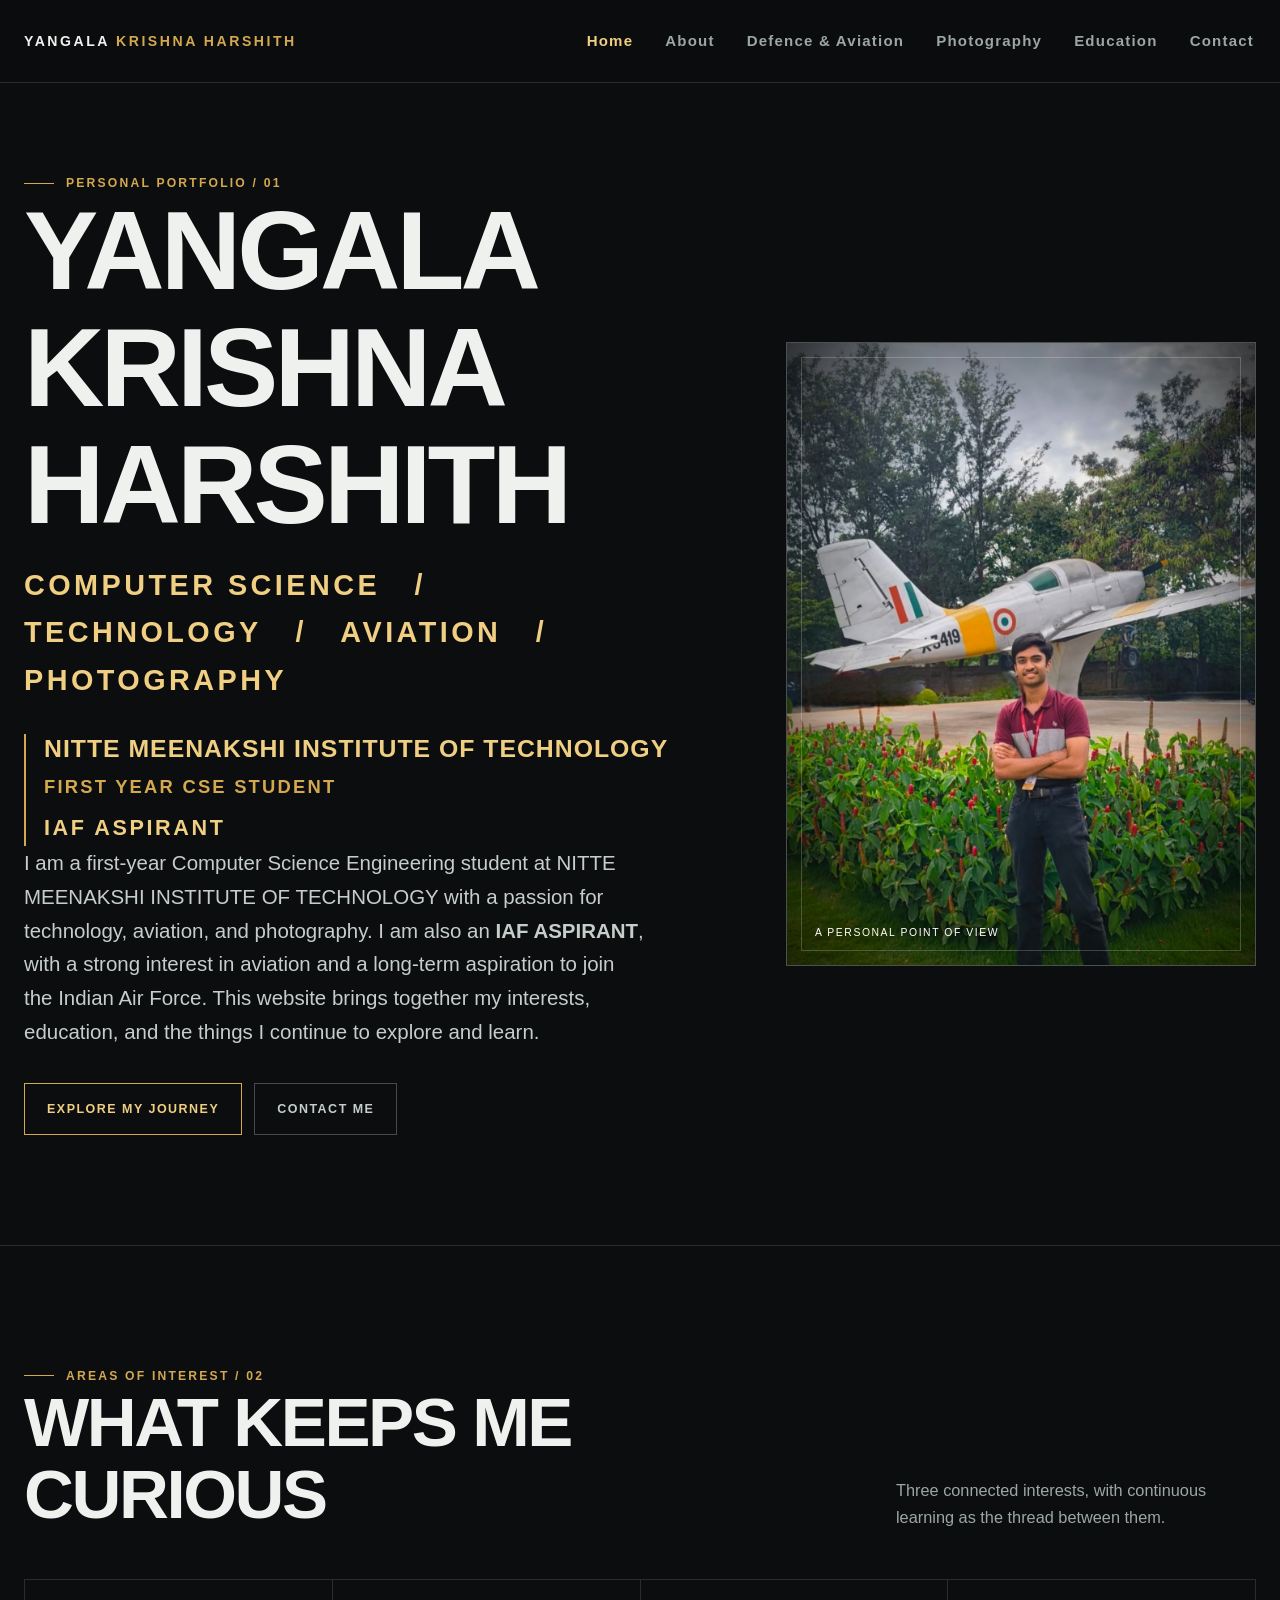
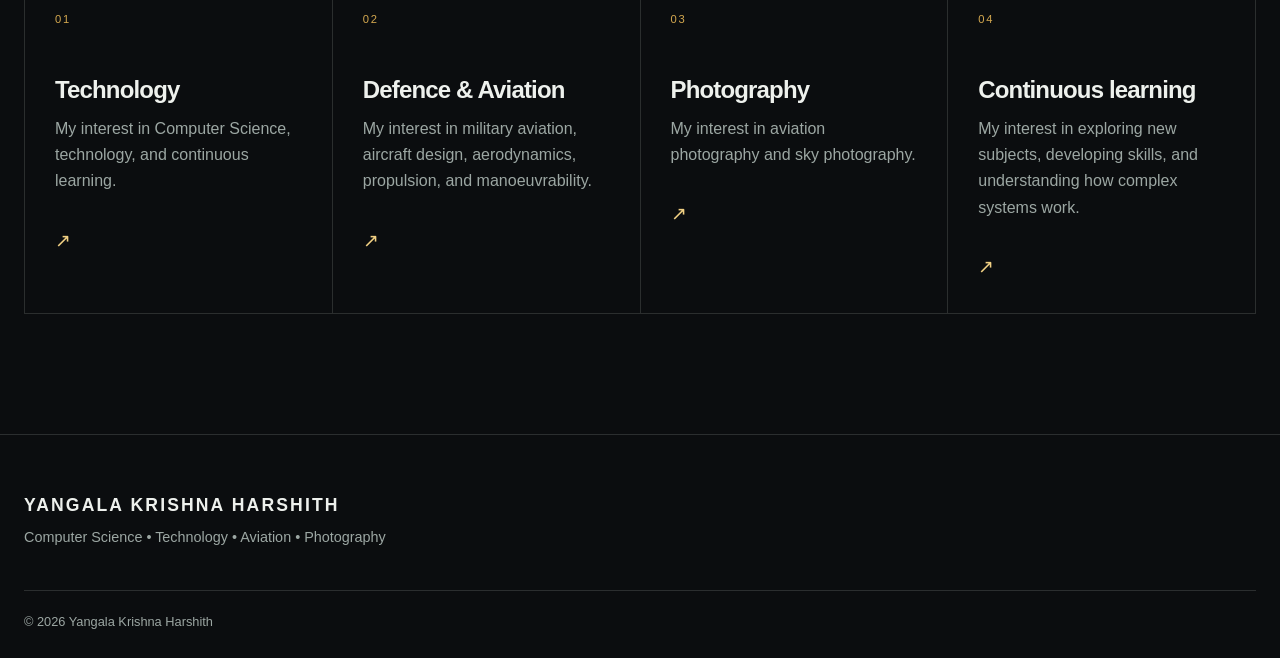
<file: index.html>
<!doctype html>
<html lang="en">
<head>
  <meta charset="utf-8">
  <meta name="viewport" content="width=device-width, initial-scale=1">
  <meta name="description" content="The personal portfolio of Yangala Krishna Harshith, a Computer Science engineering student interested in technology, aviation, and photography.">
  <title>Yangala Krishna Harshith | Personal Portfolio</title>
  <link rel="stylesheet" href="css/style.css">
  <script src="js/script.js" defer></script>
</head>
<body>
  <header class="site-header"><div class="nav-wrap">
    <a class="brand" href="index.html">YANGALA <span>KRISHNA HARSHITH</span></a>
    <button class="nav-toggle" aria-label="Open navigation" aria-expanded="false"><i></i></button>
    <nav class="nav-links" aria-label="Primary navigation">
      <a href="index.html" aria-current="page">Home</a><a href="about.html">About</a><a href="defence.html">Defence &amp; Aviation</a><a href="photography.html">Photography</a><a href="education.html">Education</a><a href="contact.html">Contact</a>
    </nav>
  </div></header>
  <main>
    <section class="container hero">
      <div class="hero-copy"><span class="eyebrow">Personal portfolio / 01</span><h1>Yangala Krishna Harshith</h1><p class="hero-title">Computer Science &nbsp; / &nbsp; Technology &nbsp; / &nbsp; Aviation &nbsp; / &nbsp; Photography</p><div class="identity-block"><strong>NITTE MEENAKSHI INSTITUTE OF TECHNOLOGY</strong><span>FIRST YEAR CSE STUDENT</span><span class="identity-emphasis">IAF ASPIRANT</span></div><p class="lead">I am a first-year Computer Science Engineering student at NITTE MEENAKSHI INSTITUTE OF TECHNOLOGY with a passion for technology, aviation, and photography. I am also an <strong>IAF ASPIRANT</strong>, with a strong interest in aviation and a long-term aspiration to join the Indian Air Force. This website brings together my interests, education, and the things I continue to explore and learn.</p><div class="hero-actions"><a class="button" href="about.html">Explore my journey</a><a class="button secondary" href="contact.html">Contact me</a></div></div>
      <div class="image-frame"><img src="images/profile/prof.jpg" alt="My photograph"><span class="image-note">A personal point of view</span></div>
    </section>
    <section class="section" id="interests"><div class="container"><div class="section-heading reveal"><div><span class="eyebrow">Areas of interest / 02</span><h2>What keeps me curious</h2></div><p>Three connected interests, with continuous learning as the thread between them.</p></div>
      <div class="interest-grid reveal"><a class="interest-card" href="about.html"><span class="card-number">01</span><h3>Technology</h3><p>My interest in Computer Science, technology, and continuous learning.</p><span class="arrow">↗</span></a><a class="interest-card" href="defence.html"><span class="card-number">02</span><h3>Defence &amp; Aviation</h3><p>My interest in military aviation, aircraft design, aerodynamics, propulsion, and manoeuvrability.</p><span class="arrow">↗</span></a><a class="interest-card" href="photography.html"><span class="card-number">03</span><h3>Photography</h3><p>My interest in aviation photography and sky photography.</p><span class="arrow">↗</span></a><a class="interest-card" href="education.html"><span class="card-number">04</span><h3>Continuous learning</h3><p>My interest in exploring new subjects, developing skills, and understanding how complex systems work.</p><span class="arrow">↗</span></a></div>
    </div></section>
  </main>
  <footer class="site-footer"><div class="container"><div class="footer-main"><div><div class="footer-title">YANGALA KRISHNA HARSHITH</div><div class="footer-copy">Computer Science • Technology • Aviation • Photography</div></div></div><div class="footer-bottom"><span>© 2026 Yangala Krishna Harshith</span></div></div></footer>
</body>
</html>
</file>
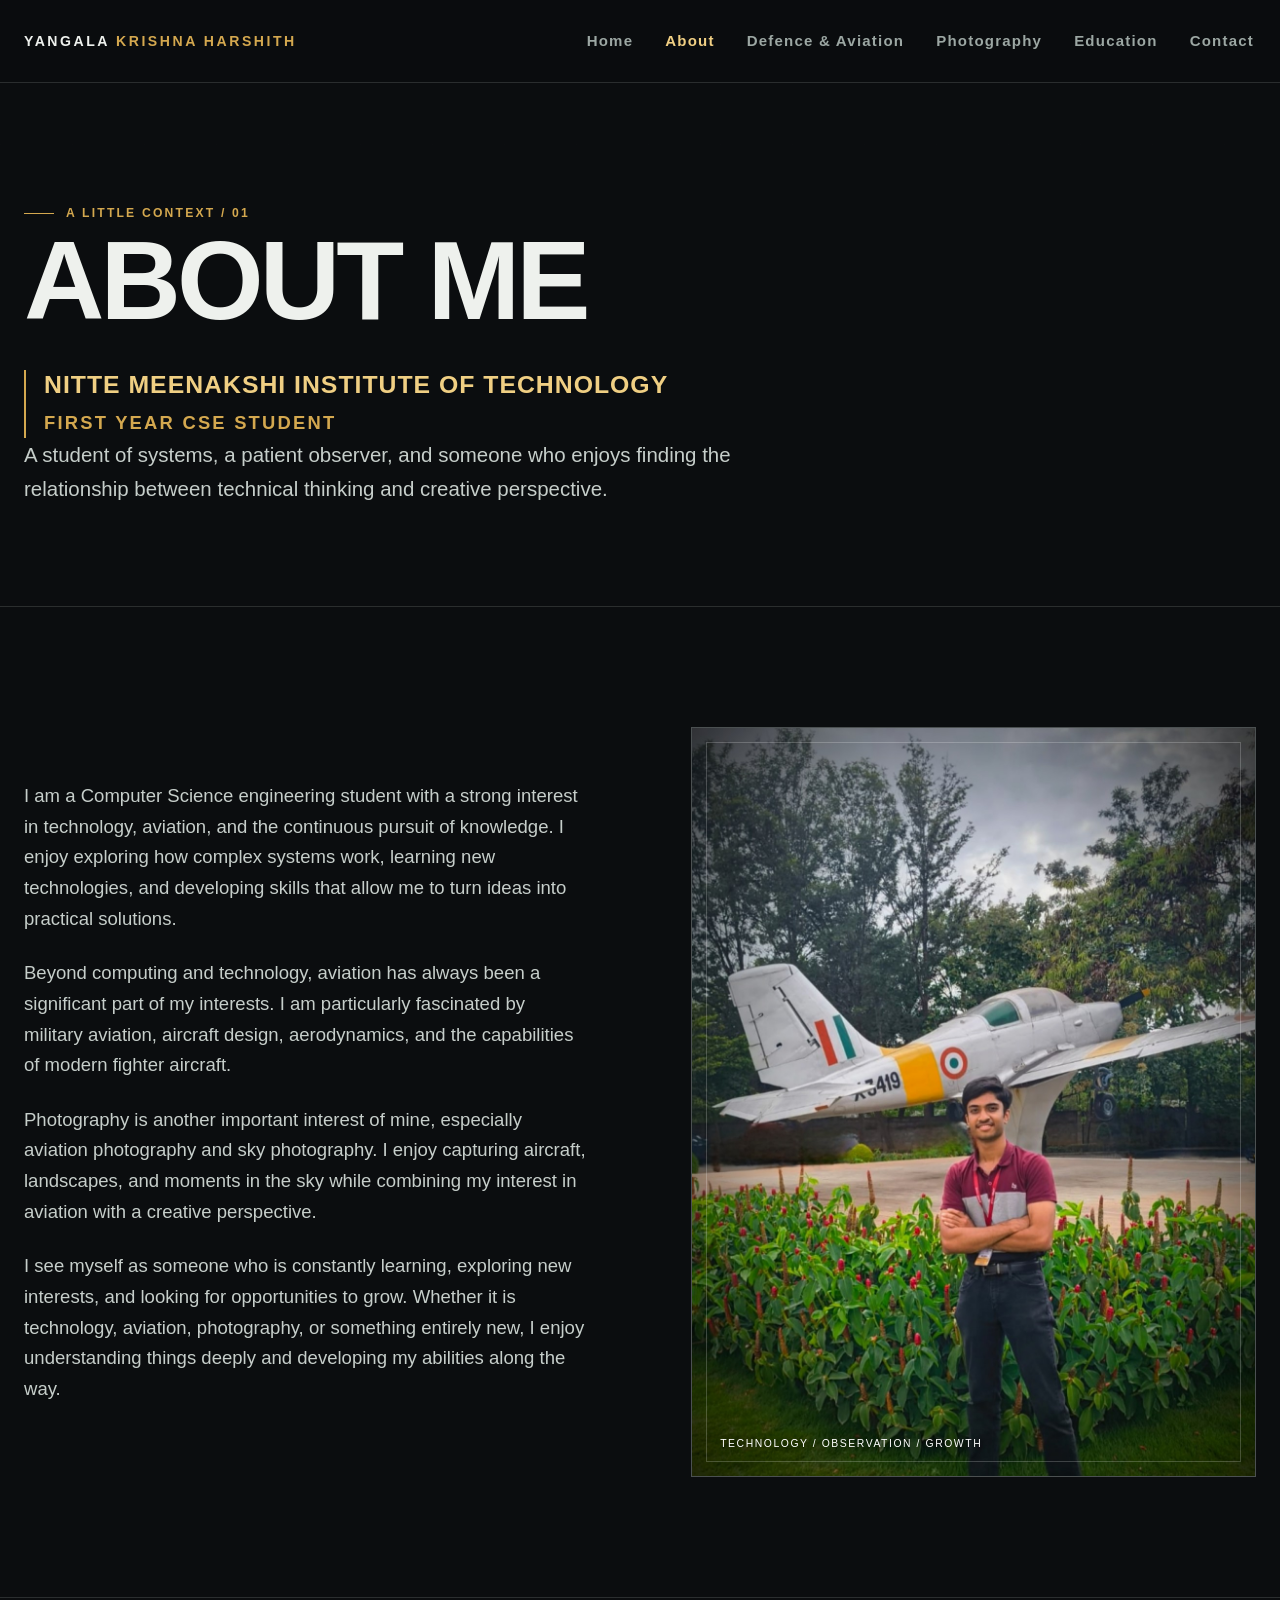
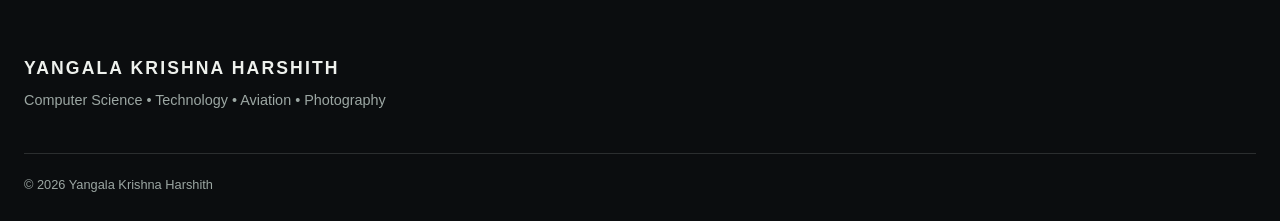
<file: about.html>
<!doctype html>
<html lang="en"><head><meta charset="utf-8"><meta name="viewport" content="width=device-width, initial-scale=1"><meta name="description" content="Learn about Yangala Krishna Harshith's interests in Computer Science, aviation, and photography."><title>Yangala Krishna Harshith | About</title><link rel="stylesheet" href="css/style.css"><script src="js/script.js" defer></script></head>
<body><header class="site-header"><div class="nav-wrap"><a class="brand" href="index.html">YANGALA <span>KRISHNA HARSHITH</span></a><button class="nav-toggle" aria-label="Open navigation" aria-expanded="false"><i></i></button><nav class="nav-links" aria-label="Primary navigation"><a href="index.html">Home</a><a href="about.html" aria-current="page">About</a><a href="defence.html">Defence &amp; Aviation</a><a href="photography.html">Photography</a><a href="education.html">Education</a><a href="contact.html">Contact</a></nav></div></header>
<main><section class="container page-intro"><span class="eyebrow">A little context / 01</span><h1>About me</h1><div class="identity-block"><strong>NITTE MEENAKSHI INSTITUTE OF TECHNOLOGY</strong><span>FIRST YEAR CSE STUDENT</span></div><p class="lead">A student of systems, a patient observer, and someone who enjoys finding the relationship between technical thinking and creative perspective.</p></section><section class="section"><div class="container split"><div class="prose reveal"><p>I am a Computer Science engineering student with a strong interest in technology, aviation, and the continuous pursuit of knowledge. I enjoy exploring how complex systems work, learning new technologies, and developing skills that allow me to turn ideas into practical solutions.</p><p>Beyond computing and technology, aviation has always been a significant part of my interests. I am particularly fascinated by military aviation, aircraft design, aerodynamics, and the capabilities of modern fighter aircraft.</p><p>Photography is another important interest of mine, especially aviation photography and sky photography. I enjoy capturing aircraft, landscapes, and moments in the sky while combining my interest in aviation with a creative perspective.</p><p>I see myself as someone who is constantly learning, exploring new interests, and looking for opportunities to grow. Whether it is technology, aviation, photography, or something entirely new, I enjoy understanding things deeply and developing my abilities along the way.</p></div><div class="image-frame reveal"><img src="images/profile/prof.jpg" alt="My photograph"><span class="image-note">Technology / observation / growth</span></div></div></section></main>
<footer class="site-footer"><div class="container"><div class="footer-main"><div><div class="footer-title">YANGALA KRISHNA HARSHITH</div><div class="footer-copy">Computer Science • Technology • Aviation • Photography</div></div></div><div class="footer-bottom"><span>© 2026 Yangala Krishna Harshith</span></div></div></footer></body></html>
</file>
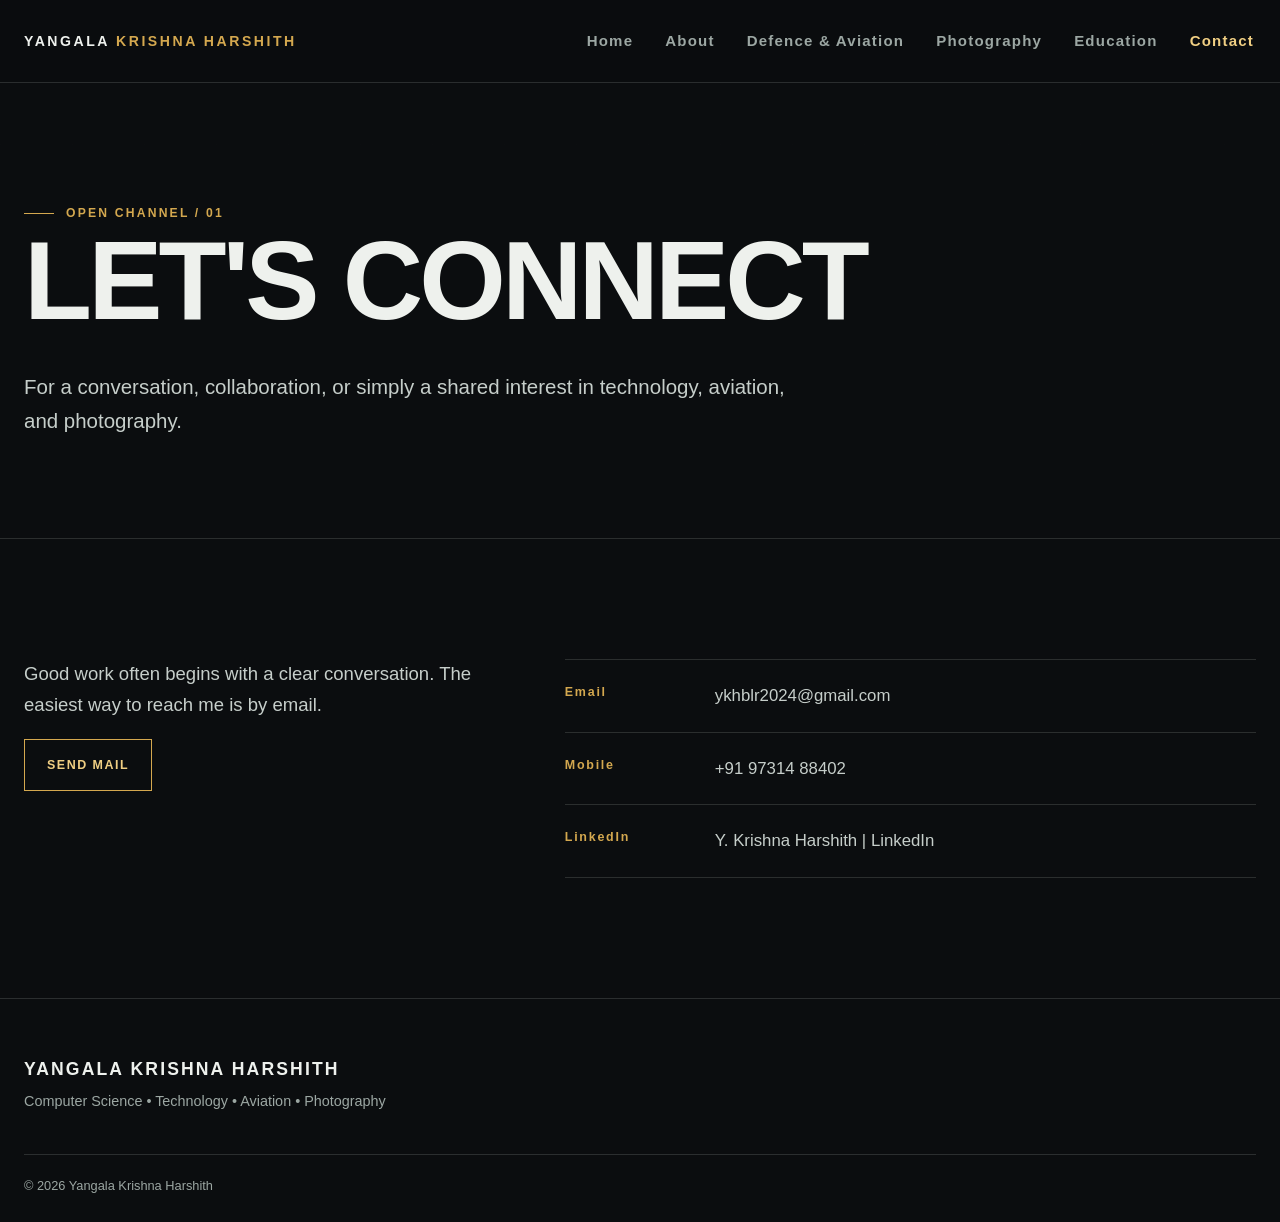
<file: contact.html>
<!doctype html>
<html lang="en"><head><meta charset="utf-8"><meta name="viewport" content="width=device-width, initial-scale=1"><meta name="description" content="Contact Yangala Krishna Harshith by email, phone, or LinkedIn."><title>Yangala Krishna Harshith | Contact</title><link rel="stylesheet" href="css/style.css"><script src="js/script.js" defer></script></head>
<body><header class="site-header"><div class="nav-wrap"><a class="brand" href="index.html">YANGALA <span>KRISHNA HARSHITH</span></a><button class="nav-toggle" aria-label="Open navigation" aria-expanded="false"><i></i></button><nav class="nav-links" aria-label="Primary navigation"><a href="index.html">Home</a><a href="about.html">About</a><a href="defence.html">Defence &amp; Aviation</a><a href="photography.html">Photography</a><a href="education.html">Education</a><a href="contact.html" aria-current="page">Contact</a></nav></div></header>
<main><section class="container page-intro"><span class="eyebrow">Open channel / 01</span><h1>Let's connect</h1><p class="lead">For a conversation, collaboration, or simply a shared interest in technology, aviation, and photography.</p></section><section class="section"><div class="container contact-grid"><div class="prose reveal"><p>Good work often begins with a clear conversation. The easiest way to reach me is by email.</p><a class="button" href="https://mail.google.com/mail/?view=cm&amp;fs=1&amp;to=ykhblr2024@gmail.com" target="_blank" rel="noopener noreferrer">SEND MAIL</a></div><div class="contact-list reveal"><div class="contact-item"><strong>Email</strong><a href="https://mail.google.com/mail/?view=cm&amp;fs=1&amp;to=ykhblr2024@gmail.com" target="_blank" rel="noopener noreferrer">ykhblr2024@gmail.com</a></div><div class="contact-item"><strong>Mobile</strong><a href="tel:+919731488402">+91 97314 88402</a></div><div class="contact-item"><strong>LinkedIn</strong><a href="https://www.linkedin.com/in/y-krishna-harshith-305368429/" target="_blank" rel="noopener noreferrer">Y. Krishna Harshith | LinkedIn</a></div></div></div></section></main>
<footer class="site-footer"><div class="container"><div class="footer-main"><div><div class="footer-title">YANGALA KRISHNA HARSHITH</div><div class="footer-copy">Computer Science • Technology • Aviation • Photography</div></div></div><div class="footer-bottom"><span>© 2026 Yangala Krishna Harshith</span></div></div></footer></body></html>
</file>
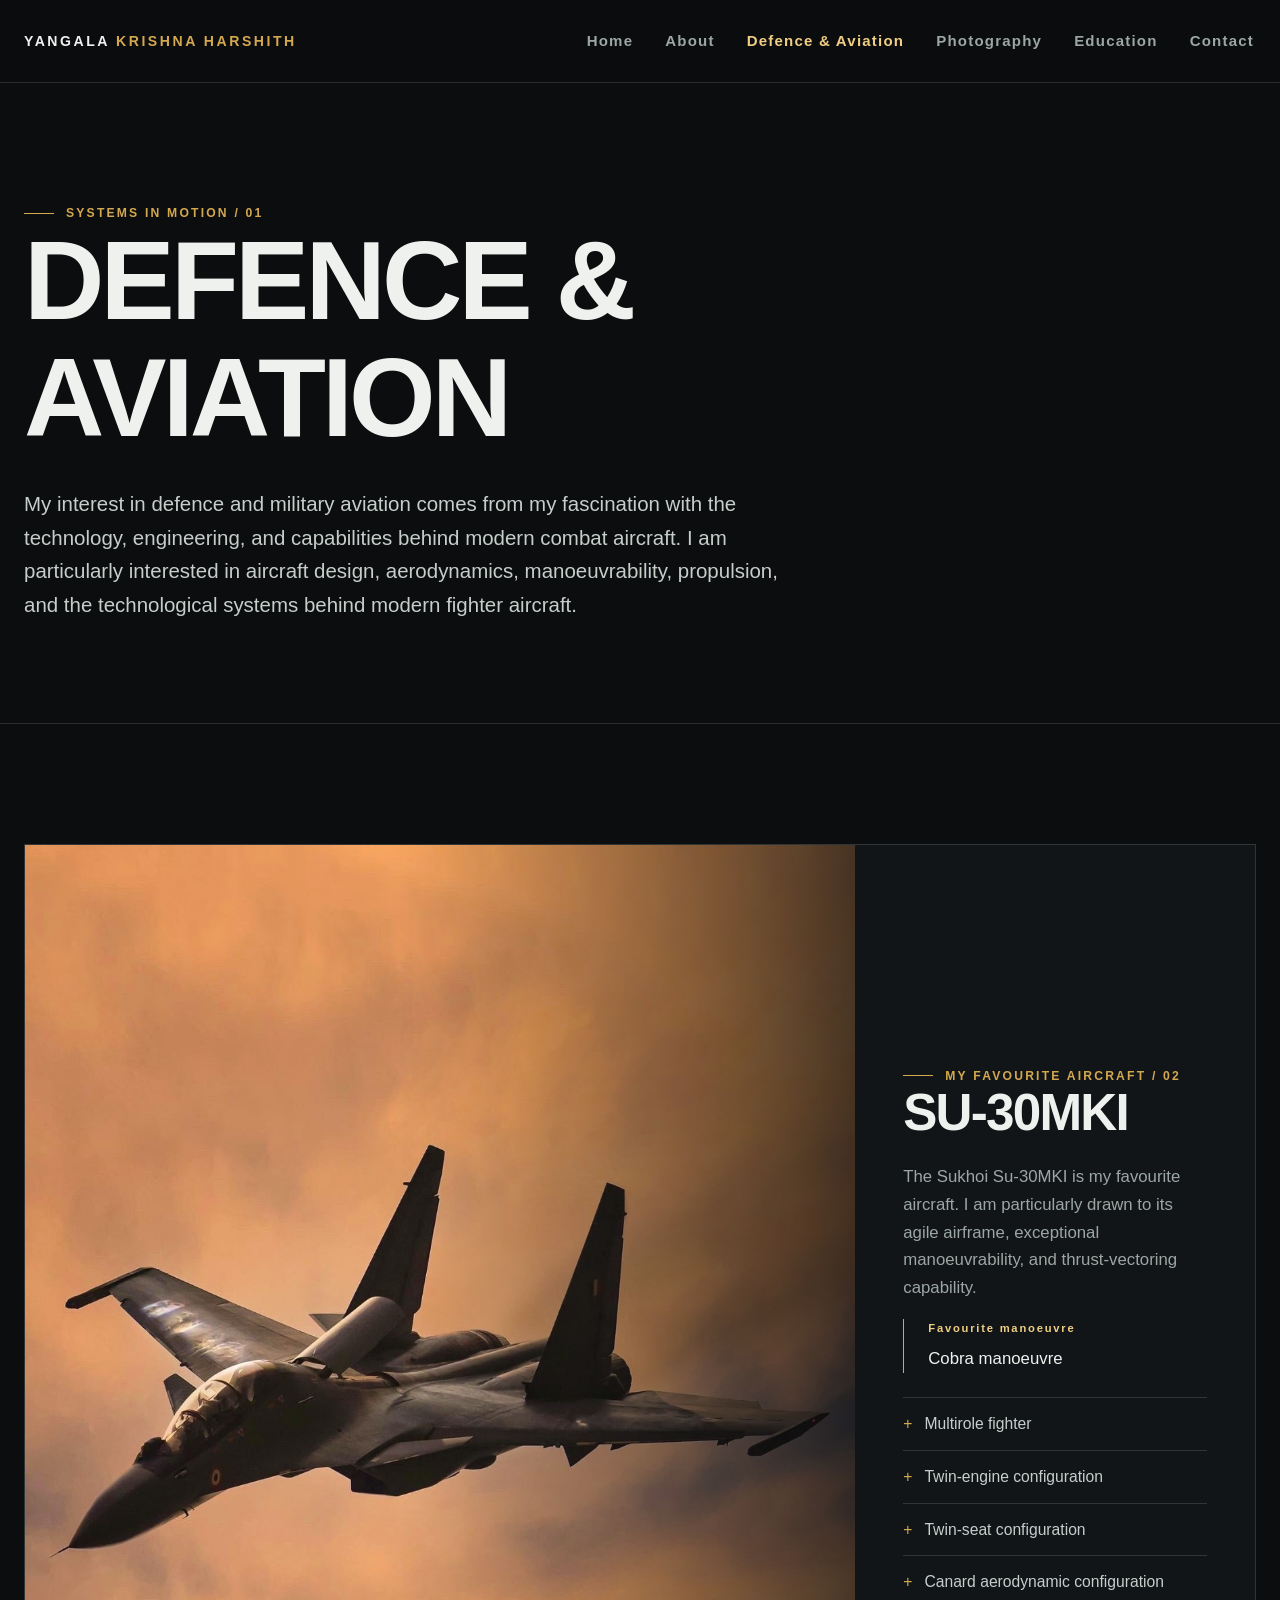
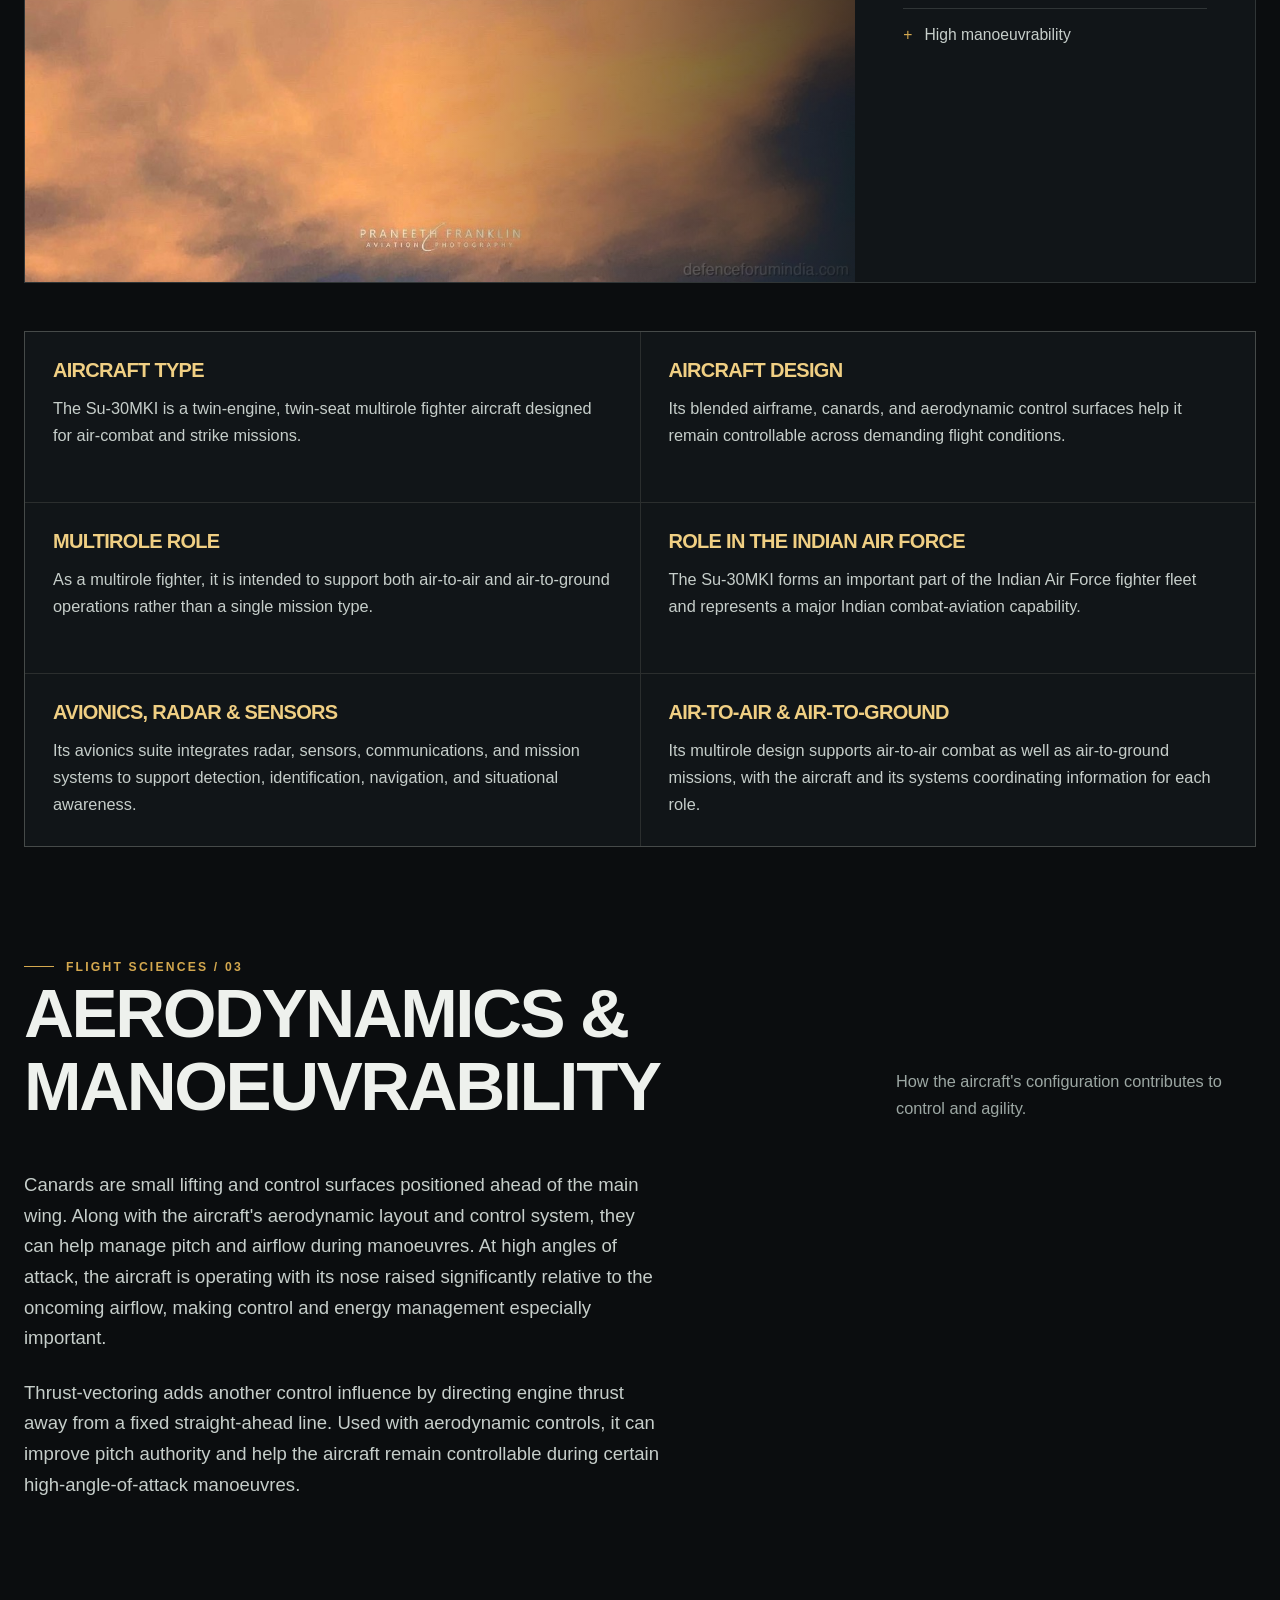
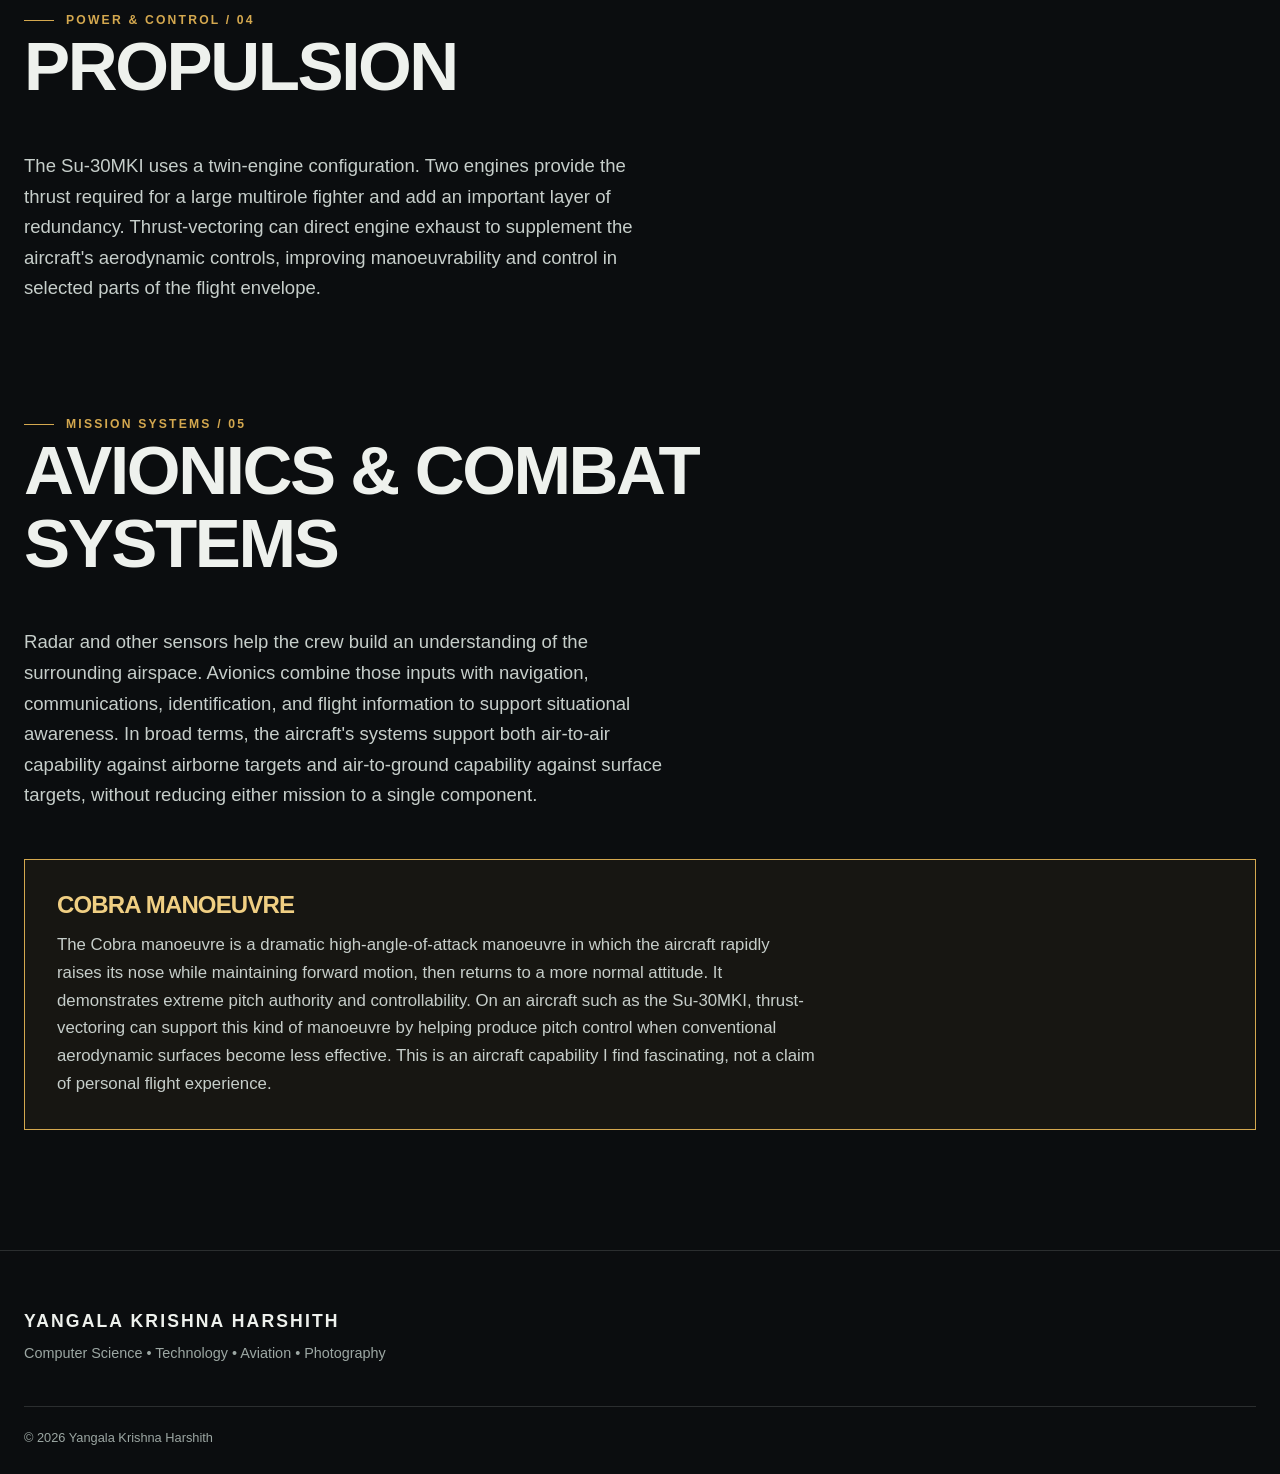
<file: defence.html>
<!doctype html>
<html lang="en"><head><meta charset="utf-8"><meta name="viewport" content="width=device-width, initial-scale=1"><meta name="description" content="Yangala Krishna Harshith's personal interest in defence, military aviation, aircraft design, and aerodynamics."><title>Yangala Krishna Harshith | Defence &amp; Aviation</title><link rel="stylesheet" href="css/style.css"><script src="js/script.js" defer></script></head>
<body><header class="site-header"><div class="nav-wrap"><a class="brand" href="index.html">YANGALA <span>KRISHNA HARSHITH</span></a><button class="nav-toggle" aria-label="Open navigation" aria-expanded="false"><i></i></button><nav class="nav-links" aria-label="Primary navigation"><a href="index.html">Home</a><a href="about.html">About</a><a href="defence.html" aria-current="page">Defence &amp; Aviation</a><a href="photography.html">Photography</a><a href="education.html">Education</a><a href="contact.html">Contact</a></nav></div></header>
<main><section class="container page-intro"><span class="eyebrow">Systems in motion / 01</span><h1>Defence &amp; aviation</h1><p class="lead">My interest in defence and military aviation comes from my fascination with the technology, engineering, and capabilities behind modern combat aircraft. I am particularly interested in aircraft design, aerodynamics, manoeuvrability, propulsion, and the technological systems behind modern fighter aircraft.</p></section><section class="section"><div class="container"><div class="aircraft-feature reveal"><div class="aircraft-visual"><img src="images/aircraft/su.jpg" alt="Sukhoi Su-30MKI"></div><div class="aircraft-copy"><span class="eyebrow">My favourite aircraft / 02</span><h2>Su-30MKI</h2><p class="muted">The Sukhoi Su-30MKI is my favourite aircraft. I am particularly drawn to its agile airframe, exceptional manoeuvrability, and thrust-vectoring capability.</p><div class="side-rule"><strong>Favourite manoeuvre</strong><span>Cobra manoeuvre</span></div><ul class="spec-list"><li>Multirole fighter</li><li>Twin-engine configuration</li><li>Twin-seat configuration</li><li>Canard aerodynamic configuration</li><li>High manoeuvrability</li></ul></div></div><div class="aircraft-profile reveal"><article class="aircraft-detail"><h3>Aircraft type</h3><p>The Su-30MKI is a twin-engine, twin-seat multirole fighter aircraft designed for air-combat and strike missions.</p></article><article class="aircraft-detail"><h3>Aircraft design</h3><p>Its blended airframe, canards, and aerodynamic control surfaces help it remain controllable across demanding flight conditions.</p></article><article class="aircraft-detail"><h3>Multirole role</h3><p>As a multirole fighter, it is intended to support both air-to-air and air-to-ground operations rather than a single mission type.</p></article><article class="aircraft-detail"><h3>Role in the Indian Air Force</h3><p>The Su-30MKI forms an important part of the Indian Air Force fighter fleet and represents a major Indian combat-aviation capability.</p></article><article class="aircraft-detail"><h3>Avionics, radar &amp; sensors</h3><p>Its avionics suite integrates radar, sensors, communications, and mission systems to support detection, identification, navigation, and situational awareness.</p></article><article class="aircraft-detail"><h3>Air-to-air &amp; air-to-ground</h3><p>Its multirole design supports air-to-air combat as well as air-to-ground missions, with the aircraft and its systems coordinating information for each role.</p></article></div><div class="section-heading reveal" style="margin-top: 110px"><div><span class="eyebrow">Flight sciences / 03</span><h2>Aerodynamics &amp; manoeuvrability</h2></div><p>How the aircraft's configuration contributes to control and agility.</p></div><div class="prose reveal"><p>Canards are small lifting and control surfaces positioned ahead of the main wing. Along with the aircraft's aerodynamic layout and control system, they can help manage pitch and airflow during manoeuvres. At high angles of attack, the aircraft is operating with its nose raised significantly relative to the oncoming airflow, making control and energy management especially important.</p><p>Thrust-vectoring adds another control influence by directing engine thrust away from a fixed straight-ahead line. Used with aerodynamic controls, it can improve pitch authority and help the aircraft remain controllable during certain high-angle-of-attack manoeuvres.</p></div><div class="section-heading reveal" style="margin-top: 110px"><div><span class="eyebrow">Power &amp; control / 04</span><h2>Propulsion</h2></div></div><div class="prose reveal"><p>The Su-30MKI uses a twin-engine configuration. Two engines provide the thrust required for a large multirole fighter and add an important layer of redundancy. Thrust-vectoring can direct engine exhaust to supplement the aircraft's aerodynamic controls, improving manoeuvrability and control in selected parts of the flight envelope.</p></div><div class="section-heading reveal" style="margin-top: 110px"><div><span class="eyebrow">Mission systems / 05</span><h2>Avionics &amp; combat systems</h2></div></div><div class="prose reveal"><p>Radar and other sensors help the crew build an understanding of the surrounding airspace. Avionics combine those inputs with navigation, communications, identification, and flight information to support situational awareness. In broad terms, the aircraft's systems support both air-to-air capability against airborne targets and air-to-ground capability against surface targets, without reducing either mission to a single component.</p></div><div class="manoeuvre-note reveal"><h3>Cobra manoeuvre</h3><p>The Cobra manoeuvre is a dramatic high-angle-of-attack manoeuvre in which the aircraft rapidly raises its nose while maintaining forward motion, then returns to a more normal attitude. It demonstrates extreme pitch authority and controllability. On an aircraft such as the Su-30MKI, thrust-vectoring can support this kind of manoeuvre by helping produce pitch control when conventional aerodynamic surfaces become less effective. This is an aircraft capability I find fascinating, not a claim of personal flight experience.</p></div></div></section></main>
<footer class="site-footer"><div class="container"><div class="footer-main"><div><div class="footer-title">YANGALA KRISHNA HARSHITH</div><div class="footer-copy">Computer Science • Technology • Aviation • Photography</div></div></div><div class="footer-bottom"><span>© 2026 Yangala Krishna Harshith</span></div></div></footer></body></html>
</file>
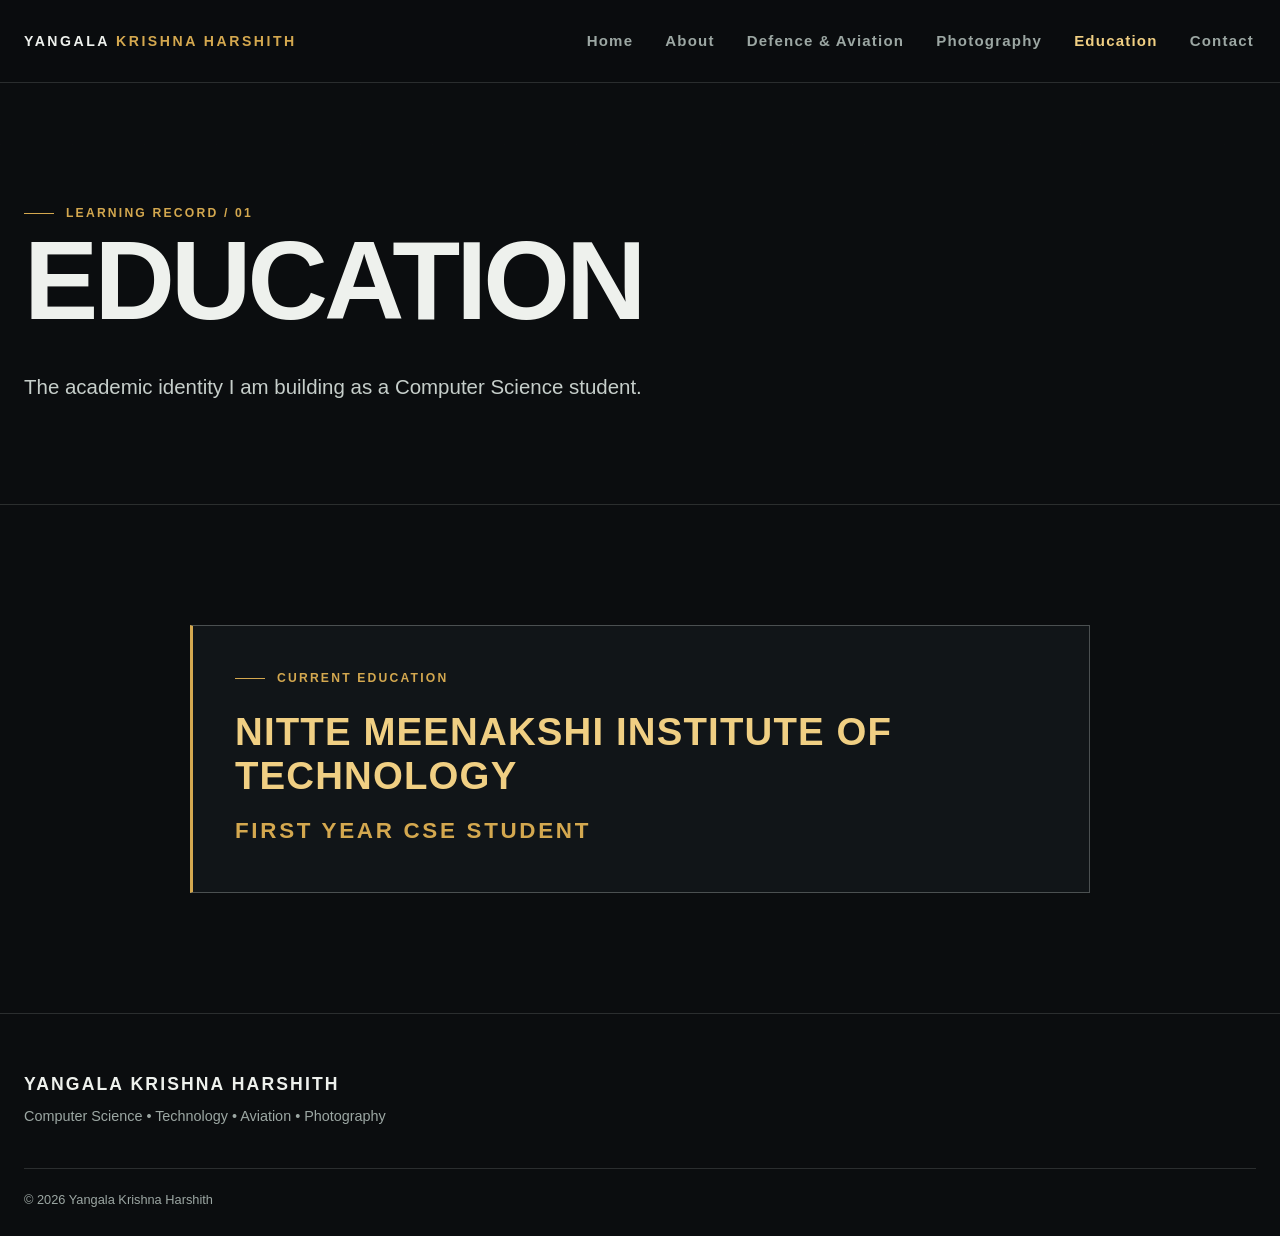
<file: education.html>
<!doctype html>
<html lang="en"><head><meta charset="utf-8"><meta name="viewport" content="width=device-width, initial-scale=1"><meta name="description" content="Education information for Yangala Krishna Harshith."><title>Yangala Krishna Harshith | Education</title><link rel="stylesheet" href="css/style.css"><script src="js/script.js" defer></script></head>
<body><header class="site-header"><div class="nav-wrap"><a class="brand" href="index.html">YANGALA <span>KRISHNA HARSHITH</span></a><button class="nav-toggle" aria-label="Open navigation" aria-expanded="false"><i></i></button><nav class="nav-links" aria-label="Primary navigation"><a href="index.html">Home</a><a href="about.html">About</a><a href="defence.html">Defence &amp; Aviation</a><a href="photography.html">Photography</a><a href="education.html" aria-current="page">Education</a><a href="contact.html">Contact</a></nav></div></header>
<main><section class="container page-intro"><span class="eyebrow">Learning record / 01</span><h1>Education</h1><p class="lead">The academic identity I am building as a Computer Science student.</p></section><section class="section"><div class="container"><div class="education-card reveal"><span class="eyebrow">Current education</span><strong>NITTE MEENAKSHI INSTITUTE OF TECHNOLOGY</strong><span>FIRST YEAR CSE STUDENT</span></div></div></section></main>
<footer class="site-footer"><div class="container"><div class="footer-main"><div><div class="footer-title">YANGALA KRISHNA HARSHITH</div><div class="footer-copy">Computer Science • Technology • Aviation • Photography</div></div></div><div class="footer-bottom"><span>© 2026 Yangala Krishna Harshith</span></div></div></footer></body></html>
</file>
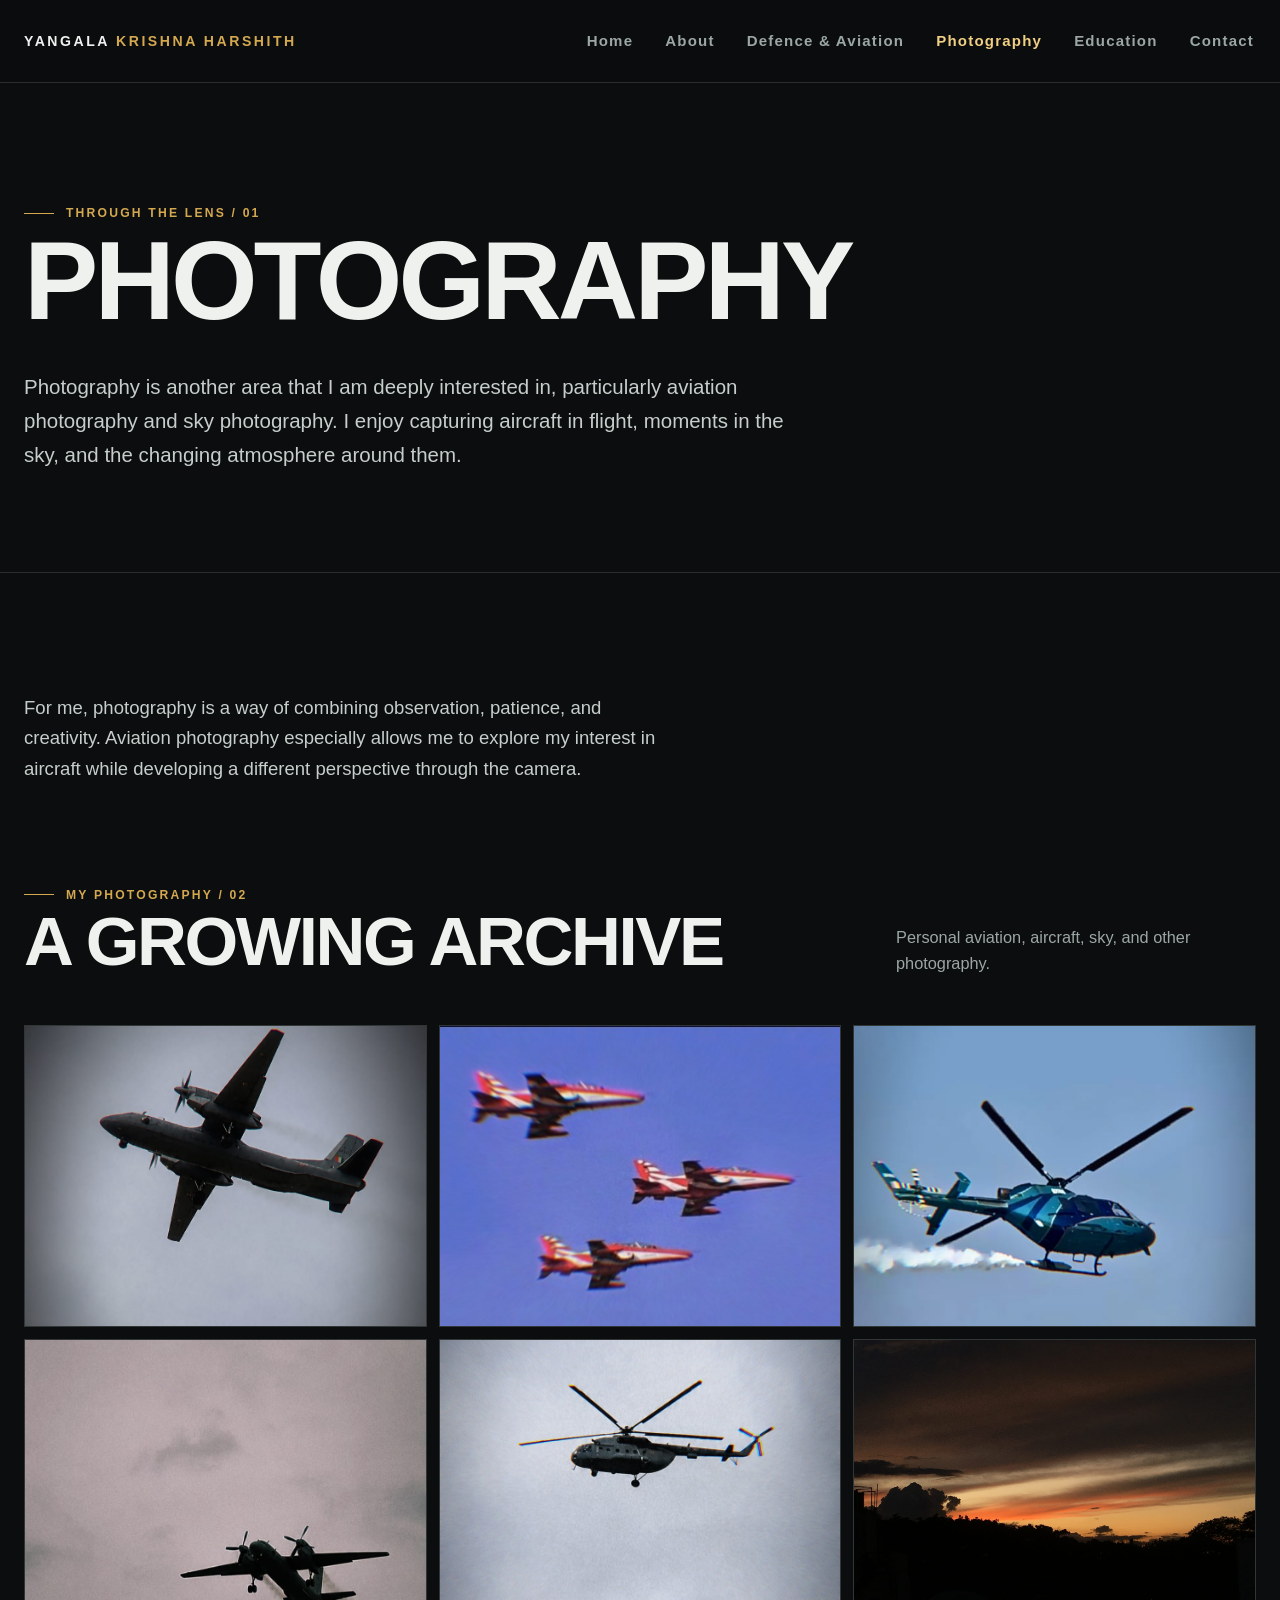
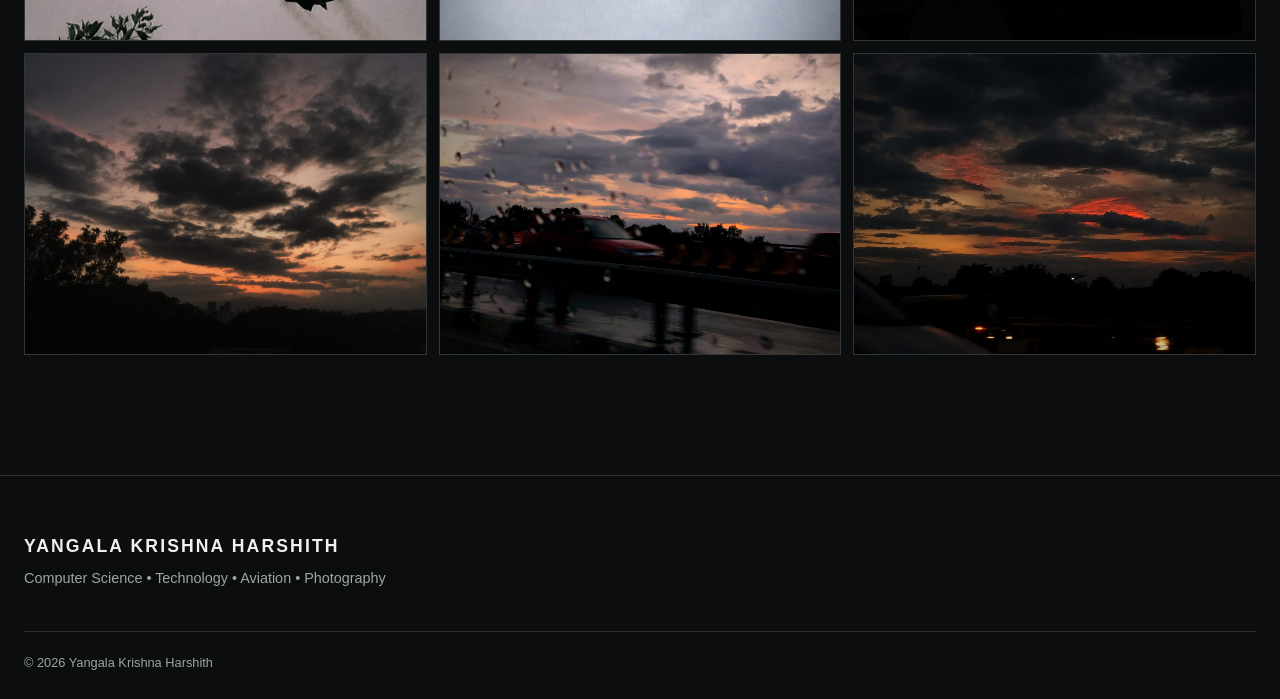
<file: photography.html>
<!doctype html>
<html lang="en"><head><meta charset="utf-8"><meta name="viewport" content="width=device-width, initial-scale=1"><meta name="description" content="Photography interests of Yangala Krishna Harshith, including aviation photography and sky photography."><title>Yangala Krishna Harshith | Photography</title><link rel="stylesheet" href="css/style.css"><script src="js/script.js" defer></script></head>
<body><header class="site-header"><div class="nav-wrap"><a class="brand" href="index.html">YANGALA <span>KRISHNA HARSHITH</span></a><button class="nav-toggle" aria-label="Open navigation" aria-expanded="false"><i></i></button><nav class="nav-links" aria-label="Primary navigation"><a href="index.html">Home</a><a href="about.html">About</a><a href="defence.html">Defence &amp; Aviation</a><a href="photography.html" aria-current="page">Photography</a><a href="education.html">Education</a><a href="contact.html">Contact</a></nav></div></header>
<main><section class="container page-intro"><span class="eyebrow">Through the lens / 01</span><h1>Photography</h1><p class="lead">Photography is another area that I am deeply interested in, particularly aviation photography and sky photography. I enjoy capturing aircraft in flight, moments in the sky, and the changing atmosphere around them.</p></section><section class="section"><div class="container"><div class="prose reveal"><p>For me, photography is a way of combining observation, patience, and creativity. Aviation photography especially allows me to explore my interest in aircraft while developing a different perspective through the camera.</p></div><div class="section-heading reveal" style="margin-top: 100px"><div><span class="eyebrow">My photography / 02</span><h2>A growing archive</h2></div><p>Personal aviation, aircraft, sky, and other photography.</p></div><!-- Add future photographs as additional .gallery-photo figures in this gallery. --><div class="gallery reveal"><figure class="gallery-photo"><img src="images/photography/img1.jpeg" alt="Personal photograph 1"></figure><figure class="gallery-photo"><img src="images/photography/img2.jpeg" alt="Personal photograph 2"></figure><figure class="gallery-photo"><img src="images/photography/img3.jpeg" alt="Personal photograph 3"></figure><figure class="gallery-photo"><img src="images/photography/img4.jpeg" alt="Personal photograph 4"></figure><figure class="gallery-photo"><img src="images/photography/img5.jpeg" alt="Personal photograph 5"></figure><figure class="gallery-photo"><img src="images/photography/img6.jpeg" alt="Personal photograph 6"></figure><figure class="gallery-photo"><img src="images/photography/img7.jpeg" alt="Personal photograph 7"></figure><figure class="gallery-photo"><img src="images/photography/img8.jpeg" alt="Personal photograph 8"></figure><figure class="gallery-photo"><img src="images/photography/img9.jpeg" alt="Personal photograph 9"></figure></div></div></section></main>
<footer class="site-footer"><div class="container"><div class="footer-main"><div><div class="footer-title">YANGALA KRISHNA HARSHITH</div><div class="footer-copy">Computer Science • Technology • Aviation • Photography</div></div></div><div class="footer-bottom"><span>© 2026 Yangala Krishna Harshith</span></div></div></footer></body></html>
</file>
<file: css/style.css>
:root {
  --ink: #0b0d0f;
  --panel: #111518;
  --panel-2: #171c1f;
  --line: rgba(226, 232, 229, 0.15);
  --line-strong: rgba(226, 232, 229, 0.28);
  --text: #eef1ed;
  --muted: #9ca7a3;
  --soft: #c6ceca;
  --accent: #d4a84f;
  --accent-soft: #f0cf83;
  --max: 1240px;
  --sans: "Segoe UI", "Helvetica Neue", Arial, sans-serif;
  --display: "Arial Narrow", "Segoe UI", Arial, sans-serif;
}

* { box-sizing: border-box; }
html { scroll-behavior: smooth; }
body { margin: 0; background: var(--ink); color: var(--text); font-family: var(--sans); font-size: 1.05rem; line-height: 1.65; overflow-x: hidden; }
body::before { content: ""; position: fixed; inset: 0; pointer-events: none; opacity: .25; background-image: linear-gradient(rgba(255,255,255,.018) 1px, transparent 1px), linear-gradient(90deg, rgba(255,255,255,.018) 1px, transparent 1px); background-size: 72px 72px; mask-image: linear-gradient(to bottom, black, transparent 75%); }
a { color: inherit; text-decoration: none; }
img { display: block; max-width: 100%; }
button, a { -webkit-tap-highlight-color: transparent; }
:focus-visible { outline: 2px solid var(--accent-soft); outline-offset: 4px; }

.site-header { position: sticky; top: 0; z-index: 20; border-bottom: 1px solid var(--line); background: rgba(11, 13, 15, .9); backdrop-filter: blur(16px); }
.nav-wrap { width: min(calc(100% - 48px), var(--max)); min-height: 82px; margin: auto; display: flex; align-items: center; justify-content: space-between; gap: 32px; }
.brand { font: 700 .88rem/1 var(--display); letter-spacing: .18em; white-space: nowrap; }
.brand span { color: var(--accent); }
.nav-toggle { display: none; border: 1px solid var(--line-strong); color: var(--text); background: transparent; padding: 10px; cursor: pointer; }
.nav-toggle i, .nav-toggle i::before, .nav-toggle i::after { display: block; width: 20px; height: 1px; background: currentColor; content: ""; transition: transform .25s, opacity .25s; }
.nav-toggle i::before { transform: translateY(-6px); } .nav-toggle i::after { transform: translateY(5px); }
.nav-toggle[aria-expanded="true"] i { background: transparent; } .nav-toggle[aria-expanded="true"] i::before { transform: translateY(0) rotate(45deg); } .nav-toggle[aria-expanded="true"] i::after { transform: translateY(-1px) rotate(-45deg); }
.nav-links { display: flex; align-items: center; gap: 28px; }
.nav-links a { padding: 10px 2px; color: var(--muted); font-size: .94rem; font-weight: 800; letter-spacing: .08em; transition: color .2s; }
.nav-links a:hover, .nav-links a[aria-current="page"] { color: var(--accent-soft); }

main { position: relative; }
.container { width: min(calc(100% - 48px), var(--max)); margin: auto; }
.eyebrow { display: flex; align-items: center; gap: 12px; color: var(--accent); font-size: .76rem; font-weight: 700; letter-spacing: .18em; text-transform: uppercase; }
.eyebrow::before { width: 30px; height: 1px; background: var(--accent); content: ""; }
h1, h2, h3, p { margin-top: 0; }
h1, h2, h3 { font-family: var(--display); line-height: 1.05; letter-spacing: -.035em; overflow-wrap: anywhere; }
h1 { max-width: 900px; margin-bottom: 30px; font-size: clamp(4rem, 8.7vw, 8.5rem); text-transform: uppercase; }
h2 { font-size: clamp(2.7rem, 5.4vw, 5.3rem); margin-bottom: 24px; text-transform: uppercase; }
h3 { font-size: 1.5rem; margin-bottom: 14px; }
.lead { max-width: 620px; color: var(--soft); font-size: clamp(1.08rem, 1.75vw, 1.28rem); }
.muted { color: var(--muted); }

.hero { min-height: calc(100vh - 76px); display: grid; grid-template-columns: minmax(0, 1fr) minmax(320px, 470px); align-items: center; gap: clamp(44px, 8vw, 120px); padding: 90px 0 110px; }
.hero-copy { animation: rise .8s both; } .hero-copy h1 { margin-bottom: 18px; }
.hero-title { color: var(--accent-soft); font-size: clamp(1.15rem, 2.3vw, 1.8rem); font-weight: 700; letter-spacing: .12em; text-transform: uppercase; }
.identity-block { margin-top: 30px; padding-left: 18px; border-left: 2px solid var(--accent); }
.identity-block strong { display: block; color: var(--accent-soft); font: 700 clamp(1.1rem, 2vw, 1.55rem)/1.2 var(--display); letter-spacing: .04em; }
.identity-block span { display: block; margin-top: 8px; color: var(--accent); font-size: clamp(.92rem, 1.5vw, 1.15rem); font-weight: 700; letter-spacing: .12em; }
.identity-block .identity-emphasis { color: var(--accent-soft); font-size: clamp(1.05rem, 1.8vw, 1.35rem); font-weight: 800; }
.hero-actions { display: flex; flex-wrap: wrap; gap: 12px; margin-top: 34px; }
.button { display: inline-flex; align-items: center; justify-content: center; min-height: 52px; padding: 0 22px; border: 1px solid var(--accent); color: var(--accent-soft); font-size: .78rem; font-weight: 700; letter-spacing: .12em; text-transform: uppercase; transition: background .2s, color .2s, transform .2s; }
.button:hover { background: var(--accent); color: var(--ink); transform: translateY(-2px); }
.button.secondary { border-color: var(--line-strong); color: var(--soft); }
.button.secondary:hover { border-color: var(--accent); background: transparent; color: var(--accent-soft); }
.image-frame { position: relative; min-height: 580px; border: 1px solid var(--line-strong); background: var(--panel); overflow: hidden; animation: reveal .9s .15s both; }
.image-frame::before { position: absolute; z-index: 1; inset: 14px; border: 1px solid rgba(255,255,255,.2); pointer-events: none; content: ""; }
.image-frame img { width: 100%; height: 100%; min-height: 580px; object-fit: cover; }
.image-frame .image-note { position: absolute; z-index: 2; left: 28px; bottom: 24px; color: #fff; font-size: .65rem; letter-spacing: .15em; text-transform: uppercase; text-shadow: 0 1px 12px #000; }
.section { padding: 120px 0; border-top: 1px solid var(--line); }
.section-heading { display: flex; justify-content: space-between; align-items: end; gap: 28px; margin-bottom: 48px; }
.section-heading h2 { max-width: 720px; margin-bottom: 0; }
.section-heading p { max-width: 360px; margin-bottom: 0; color: var(--muted); font-size: 1.02rem; }
.interest-grid { display: grid; grid-template-columns: repeat(4, 1fr); border-top: 1px solid var(--line); border-left: 1px solid var(--line); }
.interest-card { min-height: 240px; padding: 30px; border-right: 1px solid var(--line); border-bottom: 1px solid var(--line); transition: background .25s, transform .25s; }
.interest-card:hover { background: var(--panel); transform: translateY(-4px); }
.card-number { display: block; margin-bottom: 48px; color: var(--accent); font-size: .7rem; letter-spacing: .15em; }
.interest-card p { color: var(--muted); font-size: 1rem; }
.arrow { display: block; margin-top: 30px; color: var(--accent-soft); font-size: 1.2rem; }

.page-intro { padding: 120px 0 80px; }
.page-intro h1 { max-width: 980px; }
.page-intro .lead { max-width: 780px; }
.split { display: grid; grid-template-columns: 1fr 1fr; gap: clamp(42px, 8vw, 120px); align-items: center; }
.prose p { max-width: 640px; color: var(--soft); font-size: 1.16rem; }
.prose p + p { margin-top: 24px; }
.side-rule { padding-left: 24px; border-left: 1px solid var(--accent); }
.side-rule strong { display: block; margin-bottom: 8px; color: var(--accent-soft); font-size: .7rem; letter-spacing: .16em; }

.aircraft-feature { display: grid; grid-template-columns: 1.35fr .65fr; min-height: 540px; border: 1px solid var(--line); background: var(--panel); }
.aircraft-visual { position: relative; min-height: 540px; overflow: hidden; background: #24221d; }
.aircraft-visual img { width: 100%; height: 100%; object-fit: cover; }
.aircraft-visual::after { position: absolute; inset: 0; background: linear-gradient(90deg, transparent 45%, rgba(11,13,15,.75)); content: ""; pointer-events: none; }
.aircraft-copy { display: flex; flex-direction: column; justify-content: center; padding: 48px; }
.aircraft-copy h2 { font-size: clamp(2.2rem, 4vw, 4.2rem); }
.aircraft-profile { display: grid; grid-template-columns: repeat(2, 1fr); gap: 1px; margin-top: 48px; border: 1px solid var(--line); background: var(--line); }
.aircraft-detail { min-height: 170px; padding: 28px; background: var(--panel); }
.aircraft-detail h3 { color: var(--accent-soft); font-size: 1.25rem; text-transform: uppercase; }
.aircraft-detail p { margin-bottom: 0; color: var(--soft); font-size: 1.02rem; }
.manoeuvre-note { margin-top: 48px; padding: 32px; border: 1px solid var(--accent); background: rgba(212, 168, 79, .06); }
.manoeuvre-note h3 { color: var(--accent-soft); text-transform: uppercase; }
.manoeuvre-note p { max-width: 760px; margin-bottom: 0; color: var(--soft); }
.spec-list { display: grid; gap: 0; margin: 24px 0 0; padding: 0; list-style: none; }
.spec-list li { padding: 13px 0; border-top: 1px solid var(--line); color: var(--soft); font-size: .98rem; }
.spec-list li::before { margin-right: 12px; color: var(--accent); content: "+"; }

.gallery { display: grid; grid-template-columns: repeat(12, minmax(0, 1fr)); gap: 12px; }
.gallery-photo { position: relative; aspect-ratio: 4 / 3; min-width: 0; min-height: 0; margin: 0; grid-column: span 4; overflow: hidden; border: 1px solid var(--line); background: var(--panel); }
.gallery-photo img { width: 100%; height: 100%; min-height: inherit; object-fit: cover; transition: transform .4s ease; }
.gallery-photo:hover img { transform: scale(1.03); }
.gallery-caption { position: absolute; right: 14px; bottom: 12px; left: 14px; color: var(--text); font-size: .78rem; letter-spacing: .1em; text-shadow: 0 1px 12px #000; text-transform: uppercase; }
.social-handle { display: flex; align-items: center; justify-content: space-between; gap: 20px; padding: 26px 0; border-top: 1px solid var(--line); border-bottom: 1px solid var(--line); }
.social-handle strong { font: 700 clamp(1.4rem, 3vw, 2.4rem) var(--display); }

.education-card { max-width: 900px; margin: 0 auto; padding: 42px; border: 1px solid var(--line-strong); border-left: 3px solid var(--accent); background: var(--panel); }
.education-card strong { display: block; margin-top: 22px; color: var(--accent-soft); font: 700 clamp(1.5rem, 3vw, 2.4rem)/1.15 var(--display); letter-spacing: .03em; }
.education-card > span:last-child { display: block; margin-top: 14px; color: var(--accent); font-size: clamp(1.05rem, 2vw, 1.4rem); font-weight: 700; letter-spacing: .12em; }
.education-highlight { max-width: 900px; margin: 0 auto 58px; padding: 28px 32px; border-left: 2px solid var(--accent); background: var(--panel); }
.education-highlight strong { display: block; color: var(--accent-soft); font: 700 clamp(1.25rem, 2.6vw, 2rem)/1.2 var(--display); letter-spacing: .04em; }
.education-highlight span { display: block; margin-top: 8px; color: var(--accent); font-size: clamp(1rem, 1.7vw, 1.3rem); font-weight: 700; letter-spacing: .12em; }

.contact-grid { display: grid; grid-template-columns: .8fr 1.2fr; gap: 80px; align-items: start; }
.contact-list { border-top: 1px solid var(--line); }
.contact-item { display: grid; grid-template-columns: 130px 1fr; gap: 20px; padding: 22px 0; border-bottom: 1px solid var(--line); }
.contact-item strong { color: var(--accent); font-size: .78rem; font-weight: 800; letter-spacing: .14em; }
.contact-item a, .contact-item span { color: var(--soft); word-break: break-word; }
.contact-item a:hover { color: var(--accent-soft); }

.site-footer { padding: 60px 0 26px; border-top: 1px solid var(--line); }
.footer-main { display: flex; justify-content: space-between; gap: 40px; padding-bottom: 40px; }
.footer-title { margin-bottom: 10px; font: 700 1.1rem var(--display); letter-spacing: .12em; }
.footer-copy { color: var(--muted); font-size: .9rem; }
.footer-bottom { display: flex; justify-content: space-between; padding-top: 20px; border-top: 1px solid var(--line); color: var(--muted); font-size: .8rem; }

.reveal { opacity: 0; transform: translateY(22px); transition: opacity .7s ease, transform .7s ease; }
.reveal.is-visible { opacity: 1; transform: none; }
@keyframes rise { from { opacity: 0; transform: translateY(18px); } to { opacity: 1; transform: none; } }
@keyframes reveal { from { opacity: 0; transform: translateX(18px); } to { opacity: 1; transform: none; } }

@media (max-width: 900px) {
  .nav-wrap { min-height: 72px; gap: 12px; } .brand { font-size: .72rem; letter-spacing: .1em; } .nav-toggle { display: block; flex-shrink: 0; } .nav-links { position: absolute; top: 72px; right: 24px; left: 24px; display: grid; gap: 0; padding: 8px; border: 1px solid var(--line); background: #0b0d0f; opacity: 0; pointer-events: none; transform: translateY(-8px); transition: opacity .2s, transform .2s; }
  .nav-links.is-open { opacity: 1; pointer-events: auto; transform: none; } .nav-links a { padding: 16px; font-size: .94rem; border-bottom: 1px solid var(--line); } .nav-links a:last-child { border-bottom: 0; }
  .hero { grid-template-columns: 1fr; min-height: auto; padding-top: 80px; } .image-frame, .image-frame img { min-height: 520px; } .interest-grid { grid-template-columns: repeat(2, 1fr); }
  .aircraft-feature { grid-template-columns: 1fr; } .aircraft-visual { min-height: 420px; } .aircraft-copy { padding: 34px; } .aircraft-profile { grid-template-columns: 1fr; }
}
@media (max-width: 620px) {
  .container, .nav-wrap { width: min(calc(100% - 32px), var(--max)); } h1 { font-size: clamp(3rem, 15vw, 5rem); } h2 { font-size: clamp(2.4rem, 12vw, 3.8rem); }
  .section, .page-intro { padding: 78px 0 58px; } .section-heading, .split, .contact-grid { display: block; } .section-heading p { margin-top: 18px; } .interest-grid { grid-template-columns: 1fr; } .interest-card { min-height: auto; } .card-number { margin-bottom: 28px; }
  .image-frame, .image-frame img { min-height: 430px; } .gallery { display: grid; grid-template-columns: repeat(2, minmax(0, 1fr)); } .gallery-photo, .gallery-photo:nth-child(n) { min-height: 0; grid-column: span 1; } .identity-block { margin-top: 24px; }
  .social-handle, .footer-main, .footer-bottom { display: block; } .social-handle .button { margin-top: 18px; } .footer-bottom span { display: block; margin-top: 8px; }
  .education-card { padding: 30px 24px; } .contact-item { grid-template-columns: 1fr; gap: 6px; }
}
@media (prefers-reduced-motion: reduce) { *, *::before, *::after { scroll-behavior: auto !important; animation-duration: .01ms !important; animation-iteration-count: 1 !important; transition-duration: .01ms !important; } .reveal { opacity: 1; transform: none; } }
</file>
